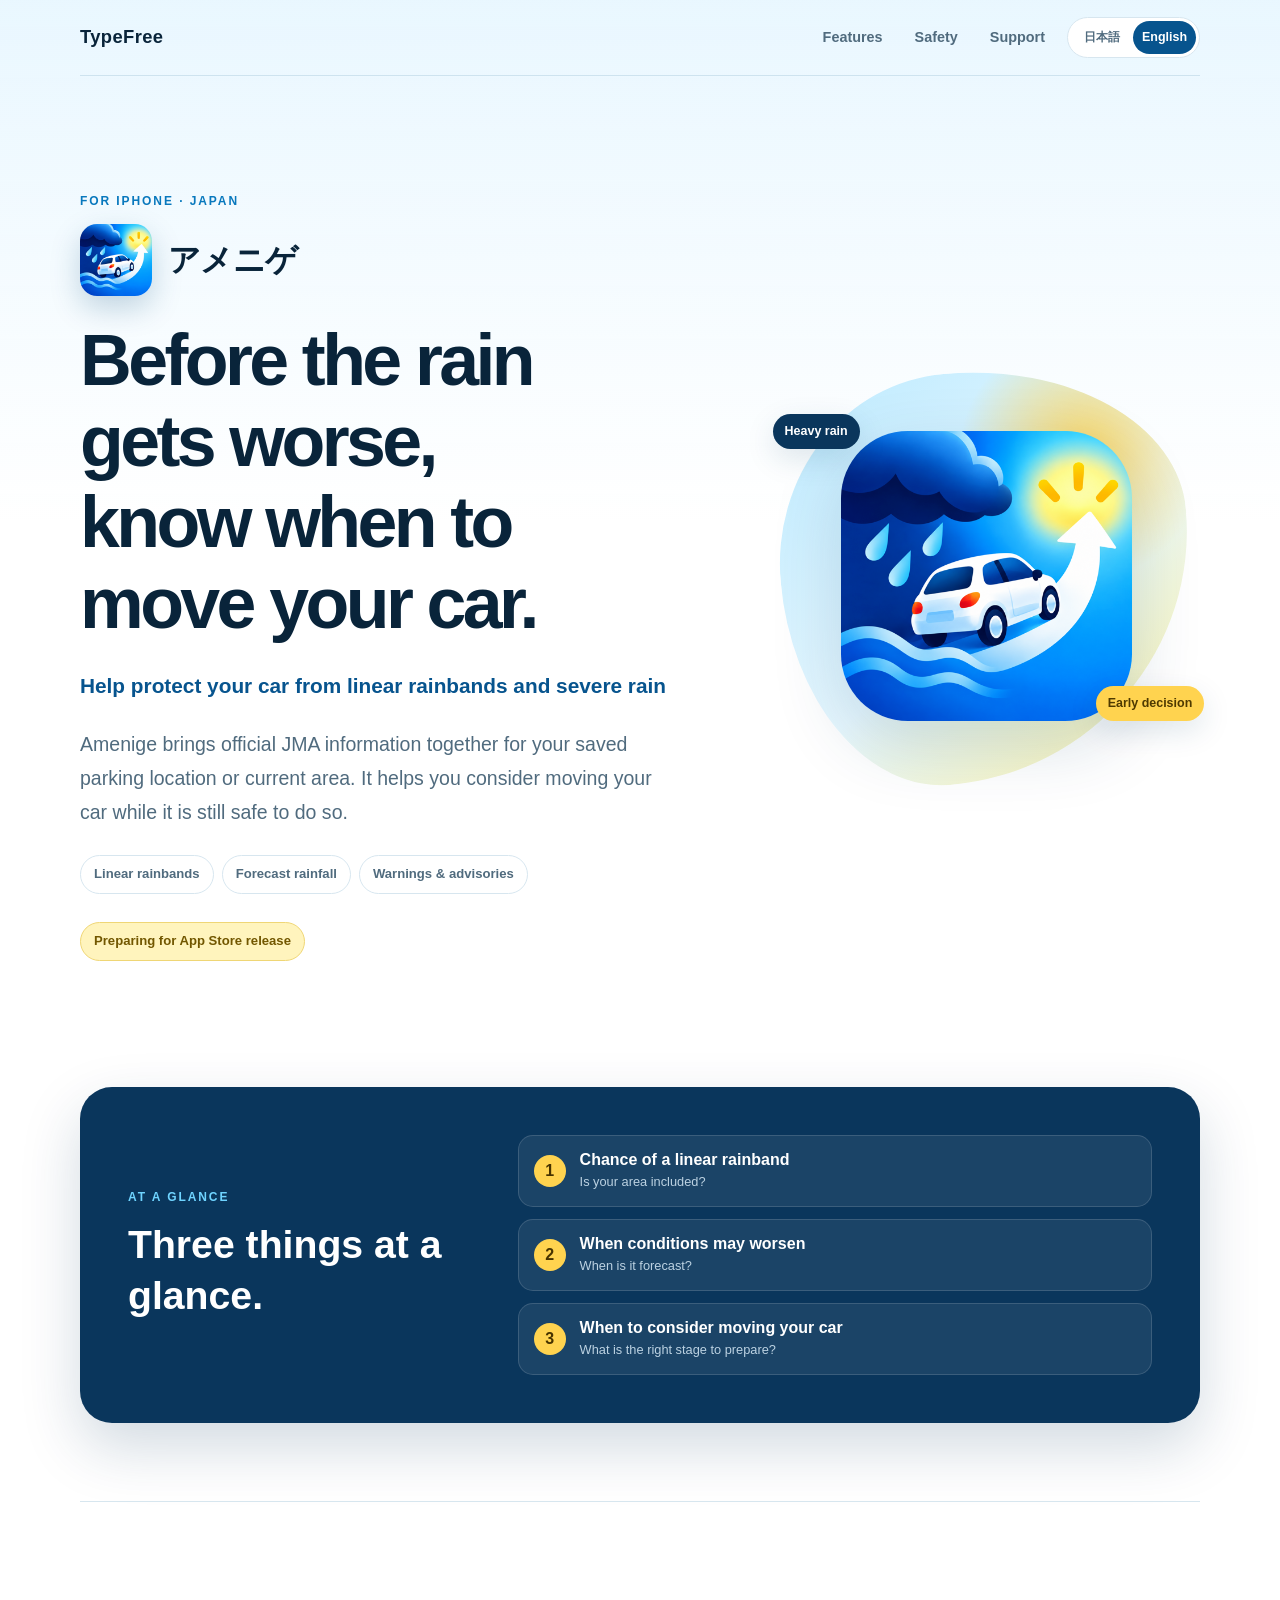
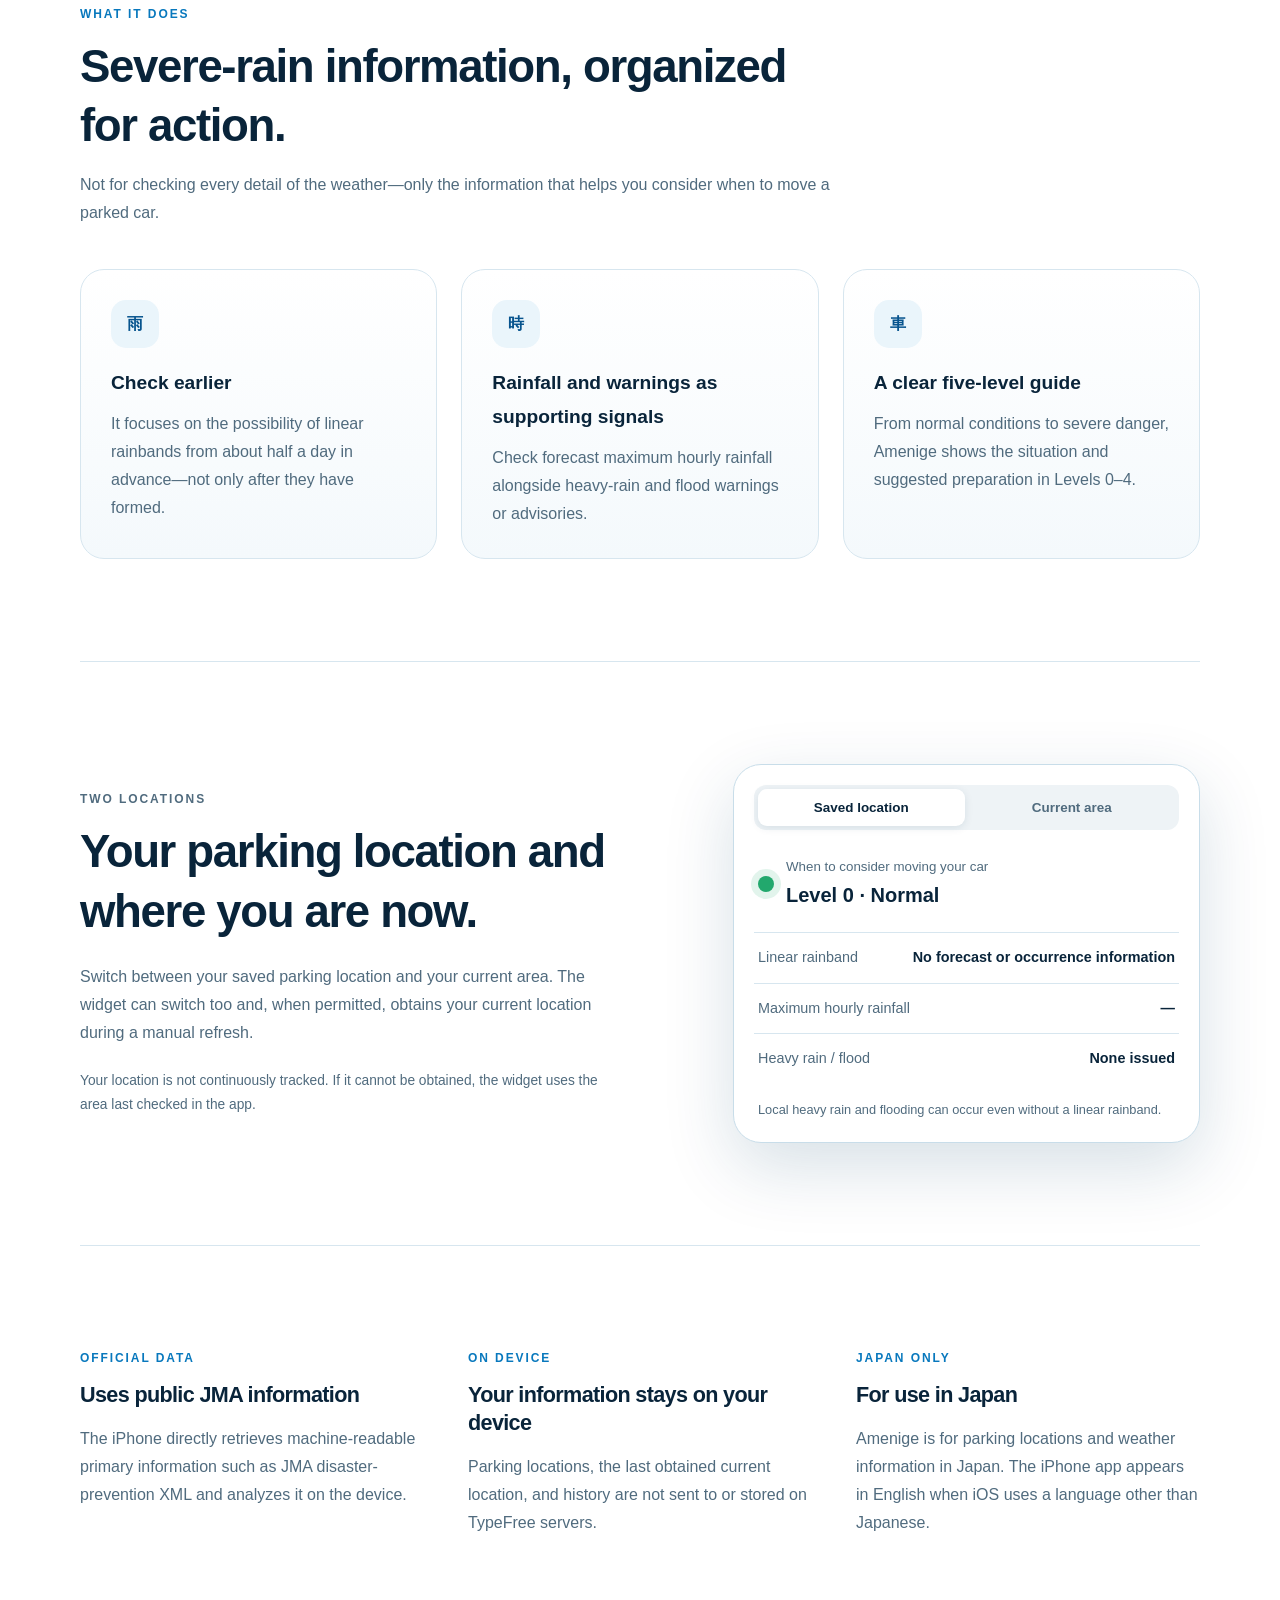
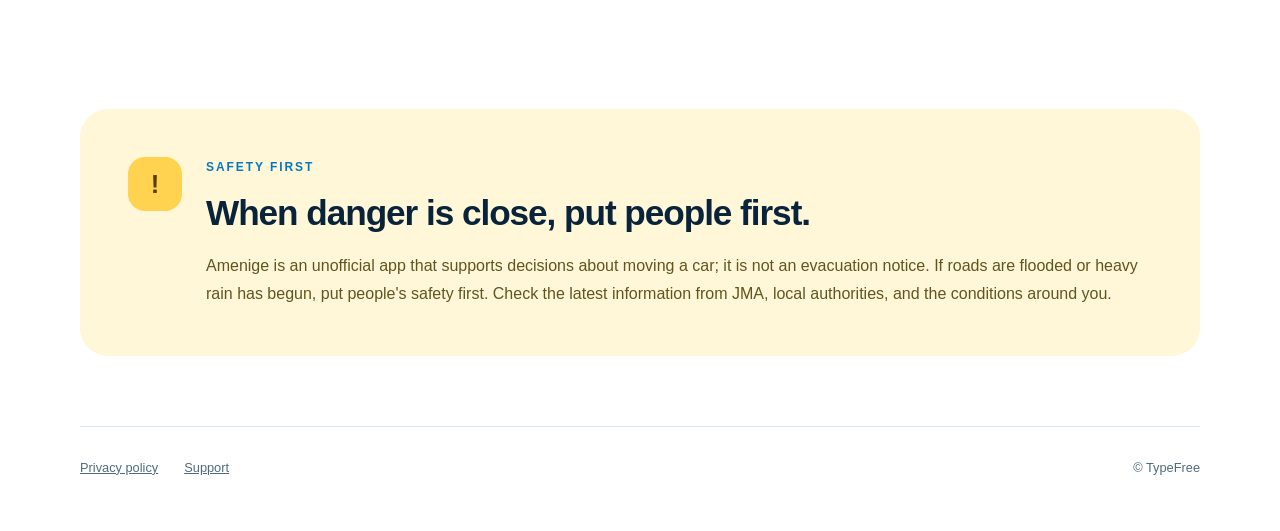
<file: index.html>
<!doctype html>
<html lang="ja">
<head>
  <meta charset="utf-8">
  <meta name="viewport" content="width=device-width, initial-scale=1">
  <meta http-equiv="refresh" content="0; url=/apps/amenige/">
  <meta name="theme-color" content="#075fa8">
  <title>アメニゲ | TypeFree</title>
  <link rel="icon" href="/assets/amenige-icon.png">
  <script>
    (() => {
      const destination = new URL('/apps/amenige/', window.location.origin);
      const current = new URL(window.location.href);
      if (current.searchParams.get('lang') === 'en') destination.searchParams.set('lang', 'en');
      window.location.replace(destination);
    })();
  </script>
</head>
<body>
  <p><a href="/apps/amenige/">アメニゲの紹介ページへ</a></p>
</body>
</html>
</file>
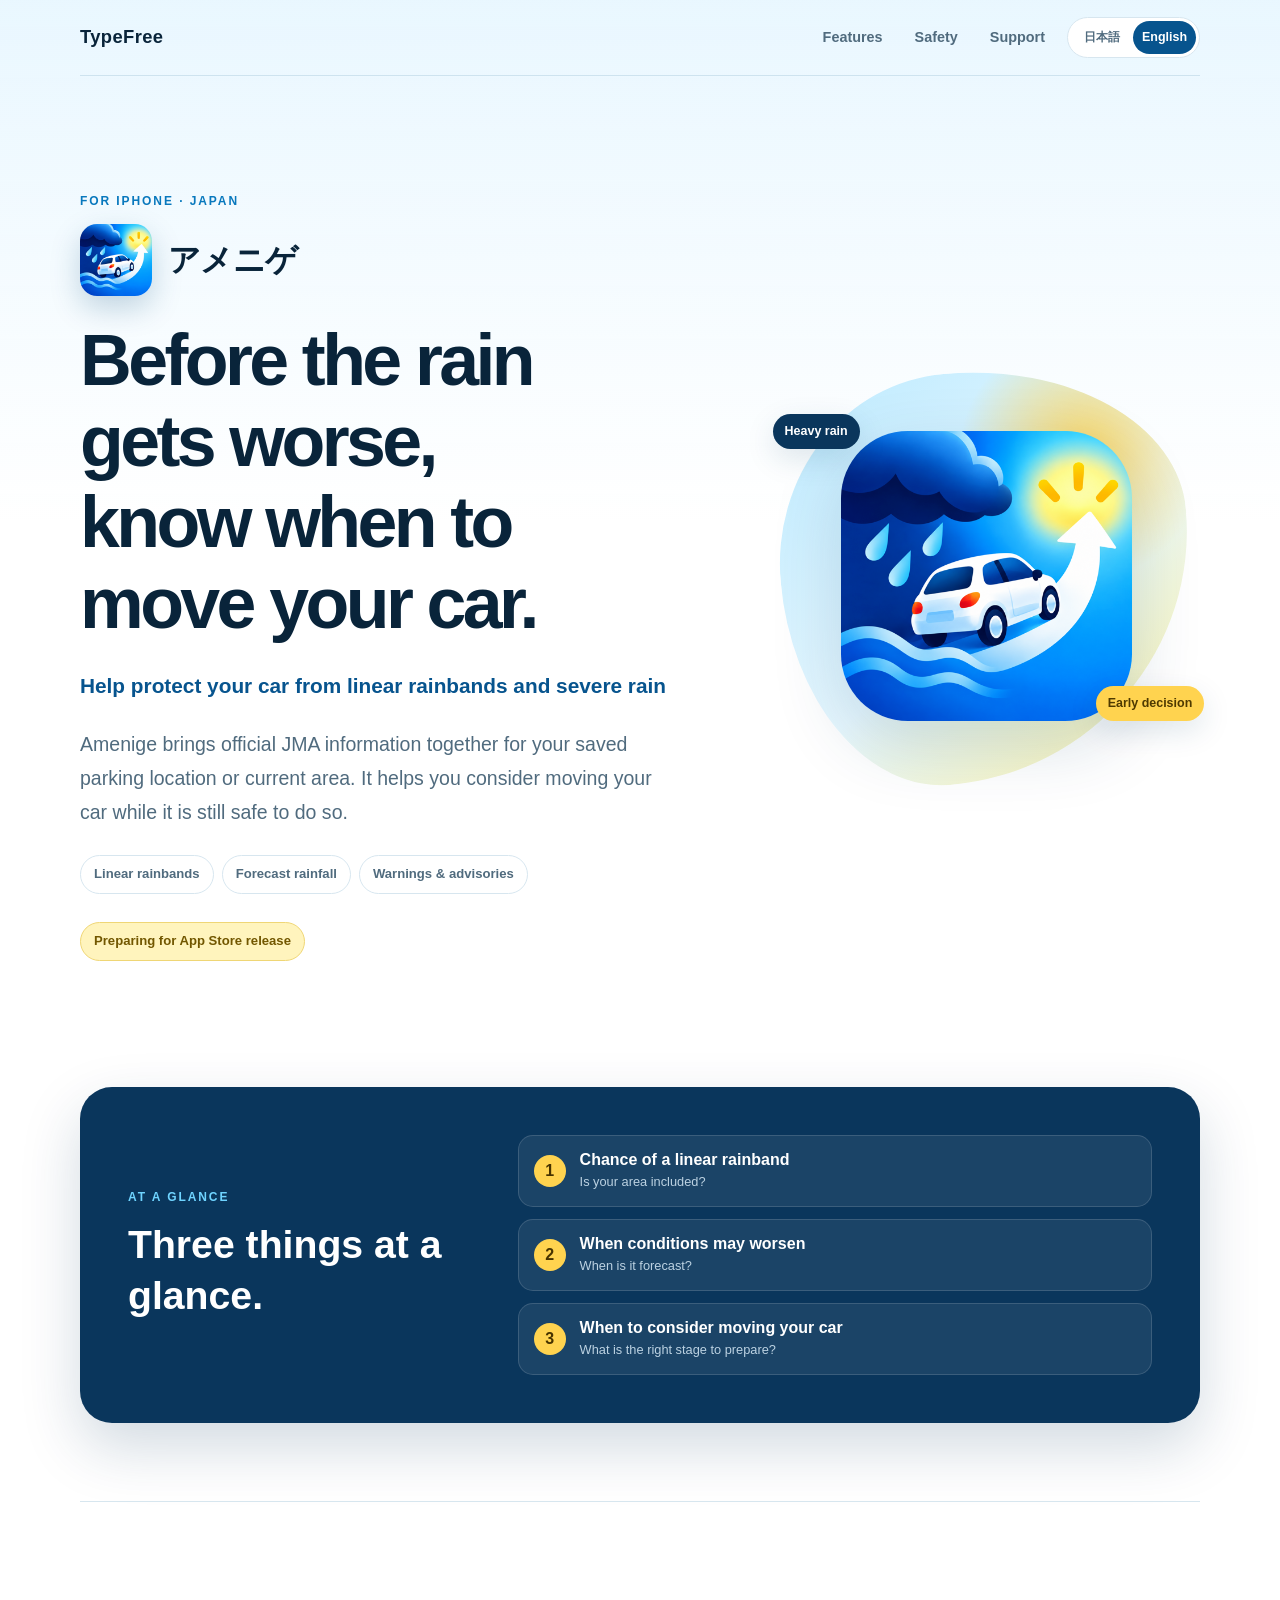
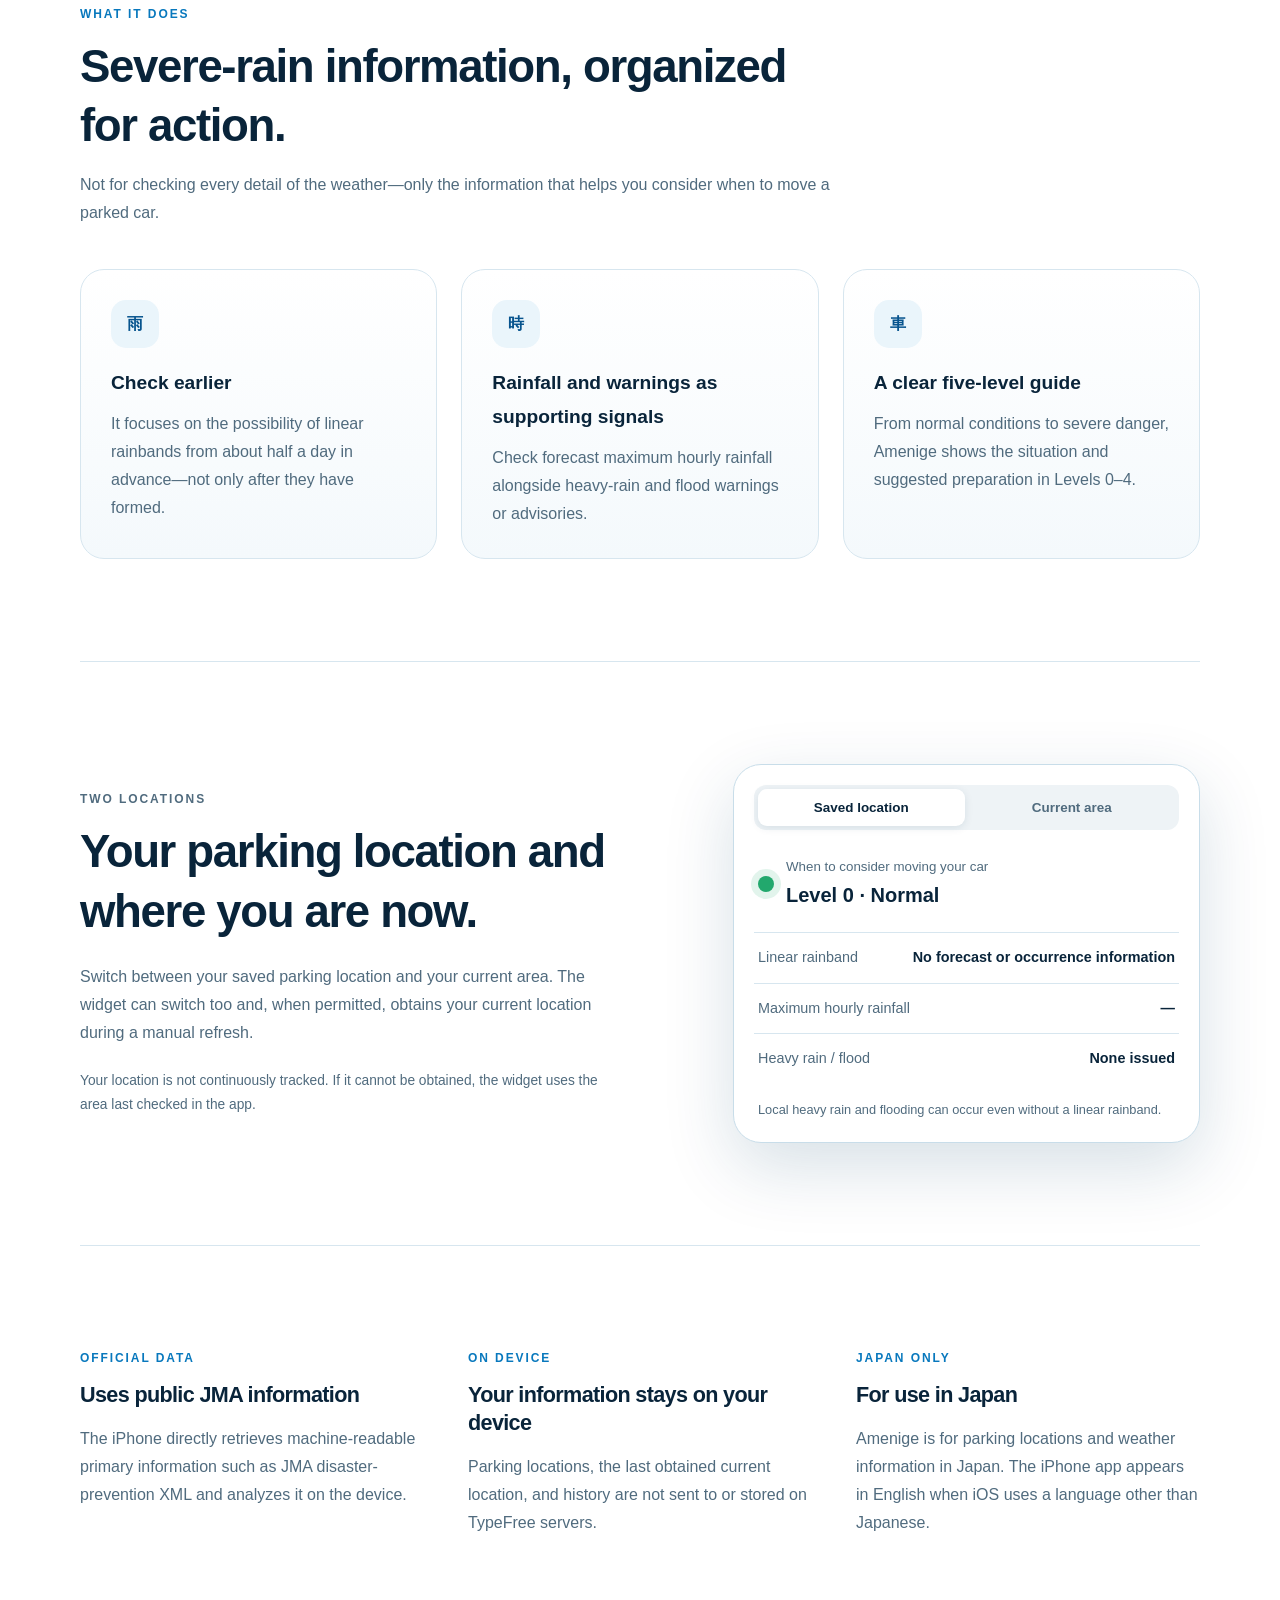
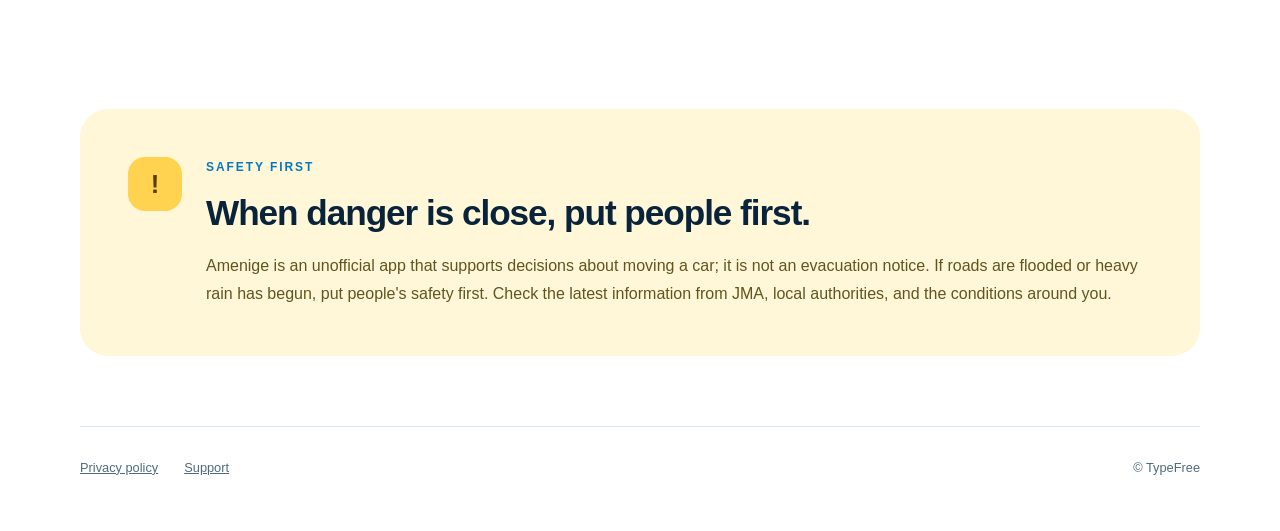
<file: apps/amenige/index.html>
<!doctype html>
<html lang="ja">
<head>
  <meta charset="utf-8">
  <meta name="viewport" content="width=device-width, initial-scale=1">
  <meta name="theme-color" content="#075fa8">
  <meta name="description" content="アメニゲは、線状降水帯や大雨から愛車を守るため、車を動かすタイミングの判断を支援する日本国内向けiPhoneアプリです。">
  <title>アメニゲ | 線状降水帯・大雨から愛車を守る</title>
  <link rel="icon" href="/assets/amenige-icon.png">
  <link rel="apple-touch-icon" href="/assets/amenige-icon.png">
  <link rel="stylesheet" href="/assets/style.css">
  <script src="/assets/language.js?v=2" defer></script>
</head>
<body class="amenige-page" data-title-ja="アメニゲ | 線状降水帯・大雨から愛車を守る" data-title-en="Amenige | Help protect your car from severe rain">
  <header class="site-header">
    <a class="brand" href="/apps/amenige/" data-lang-link>TypeFree</a>
    <div class="header-actions">
      <nav aria-label="アメニゲの情報" data-i18n-aria-label="nav-label">
        <a href="#features" data-i18n="nav-features">できること</a>
        <a href="#safety" data-i18n="nav-safety">安全について</a>
        <a href="/apps/amenige/support/" data-lang-link data-i18n="nav-support">サポート</a>
      </nav>
      <div class="language-switch" role="group" aria-label="表示言語" data-i18n-aria-label="language-label">
        <button type="button" data-language-switch="ja" lang="ja">日本語</button>
        <button type="button" data-language-switch="en" lang="en">English</button>
      </div>
    </div>
  </header>

  <main>
    <section class="amenige-hero">
      <div class="hero-copy">
        <p class="eyebrow">FOR IPHONE · JAPAN</p>
        <div class="app-name-lockup">
          <img src="/assets/amenige-icon.png" alt="" width="72" height="72">
          <span>アメニゲ</span>
        </div>
        <h1 data-i18n-html="hero-title">雨が強くなる前に、<br>愛車を動かす目安を。</h1>
        <p class="hero-subtitle" data-i18n="hero-subtitle">線状降水帯・大雨から愛車を守る</p>
        <p class="lead" data-i18n="hero-lead">登録した駐車場所や現在地周辺について、気象庁の公式情報をひとつに整理。まだ安全に動ける段階で、車を移動するか考えるためのアプリです。</p>
        <div class="hero-badges" aria-label="対応情報" data-i18n-aria-label="hero-badges-label">
          <span data-i18n="badge-rainband">線状降水帯</span>
          <span data-i18n="badge-rainfall">予想雨量</span>
          <span data-i18n="badge-warnings">警報・注意報</span>
        </div>
        <p class="availability availability-strong" data-i18n="availability">App Store公開準備中</p>
      </div>

      <div class="hero-visual" aria-label="アメニゲのアプリアイコン" data-i18n-aria-label="hero-visual-label">
        <div class="weather-orbit weather-orbit-rain" data-i18n="orbit-rain">大雨</div>
        <img class="hero-app-icon" src="/assets/amenige-icon.png" alt="雨と浸水から車が明るい方向へ移動するアメニゲのアイコン" data-i18n-alt="hero-icon-alt" width="512" height="512">
        <div class="weather-orbit weather-orbit-safe" data-i18n="orbit-safe">早めの判断</div>
      </div>
    </section>

    <section class="question-band" aria-labelledby="questions-title">
      <div>
        <p class="eyebrow">AT A GLANCE</p>
        <h2 id="questions-title" data-i18n="questions-title">ひらいたら、3つを確認。</h2>
      </div>
      <ol>
        <li><span>1</span><strong data-i18n="question-1-title">線状降水帯の可能性</strong><small data-i18n="question-1-detail">登録地域が対象か</small></li>
        <li><span>2</span><strong data-i18n="question-2-title">危険になりそうな時間</strong><small data-i18n="question-2-detail">いつ頃の予測か</small></li>
        <li><span>3</span><strong data-i18n="question-3-title">車を動かす目安</strong><small data-i18n="question-3-detail">いま何を考える段階か</small></li>
      </ol>
    </section>

    <section class="section" id="features">
      <div class="section-heading">
        <p class="eyebrow">WHAT IT DOES</p>
        <h2 data-i18n="features-title">大雨の情報を、行動につながる形に。</h2>
        <p data-i18n="features-lead">天気を詳しく見るためではなく、駐車中の車をいつ動かすか考えるために必要な情報へ絞っています。</p>
      </div>
      <div class="feature-grid feature-grid-cards">
        <article>
          <span class="feature-icon" aria-hidden="true">雨</span>
          <h3 data-i18n="feature-1-title">早い段階から確認</h3>
          <p data-i18n="feature-1-copy">線状降水帯が発生してからではなく、半日程度前からの発生可能性情報を重視します。</p>
        </article>
        <article>
          <span class="feature-icon" aria-hidden="true">時</span>
          <h3 data-i18n="feature-2-title">雨量と警報を補助に</h3>
          <p data-i18n="feature-2-copy">予想最大1時間雨量と、大雨・洪水の警報や注意報を合わせて確認できます。</p>
        </article>
        <article>
          <span class="feature-icon" aria-hidden="true">車</span>
          <h3 data-i18n="feature-3-title">5段階のわかりやすい目安</h3>
          <p data-i18n="feature-3-copy">通常から重大な危険まで、状況と推奨する備えをLevel 0〜4で表示します。</p>
        </article>
      </div>
    </section>

    <section class="section location-section">
      <div class="location-copy">
        <p class="eyebrow">TWO LOCATIONS</p>
        <h2 data-i18n="locations-title">駐車場所も、いまいる場所も。</h2>
        <p data-i18n="locations-lead">登録した駐車場所と現在地周辺を切り替えて確認できます。ウィジェットでも対象を切り替えられ、許可されている場合は手動更新時に現在地を取得します。</p>
        <p class="small" data-i18n="locations-note">現在地は継続的に追跡しません。位置を取得できない場合、ウィジェットはアプリで最後に確認した地域を使用します。</p>
      </div>
      <div class="location-card" aria-label="登録地点と現在地の表示例" data-i18n-aria-label="location-card-label">
        <div class="location-tabs"><span class="active" data-i18n="saved-location">登録地点</span><span data-i18n="current-area">現在地周辺</span></div>
        <div class="location-status">
          <span class="status-dot"></span>
          <div><small data-i18n="move-guidance">車を動かす目安</small><strong data-i18n="normal-level">Level 0 · 通常</strong></div>
        </div>
        <div class="location-row"><span data-i18n="rainband-label">線状降水帯</span><strong data-i18n="rainband-none">予測・発生情報なし</strong></div>
        <div class="location-row"><span data-i18n="rainfall-label">最大1時間雨量</span><strong>—</strong></div>
        <div class="location-row"><span data-i18n="warning-label">大雨・洪水情報</span><strong data-i18n="warning-none">発表なし</strong></div>
        <p data-i18n="location-card-note">線状降水帯がなくても、局地的な大雨や浸水は起こり得ます。</p>
      </div>
    </section>

    <section class="section trust-grid">
      <article>
        <p class="eyebrow">OFFICIAL DATA</p>
        <h2 data-i18n="official-title">気象庁の公開情報を使用</h2>
        <p data-i18n="official-copy">防災情報XMLなどの機械可読な一次情報をiPhoneから直接取得し、端末内で解析します。</p>
      </article>
      <article>
        <p class="eyebrow">ON DEVICE</p>
        <h2 data-i18n="device-title">登録情報は端末内に</h2>
        <p data-i18n="device-copy">駐車場所、最後に取得した現在地、履歴などをTypeFreeのサーバーへ送信・保管しません。</p>
      </article>
      <article>
        <p class="eyebrow">JAPAN ONLY</p>
        <h2 data-i18n="japan-title">日本国内向け</h2>
        <p data-i18n="japan-copy">日本の駐車場所と気象情報を対象とし、日本語以外のiOSでは英語で表示します。</p>
      </article>
    </section>

    <section class="section safety-panel" id="safety">
      <div class="safety-mark" aria-hidden="true">!</div>
      <div>
        <p class="eyebrow">SAFETY FIRST</p>
        <h2 data-i18n="safety-title">危険が迫っているときは、人の安全を最優先に。</h2>
        <p data-i18n="safety-copy">アメニゲは公的機関による避難情報ではなく、車を動かす判断を支援する非公式アプリです。道路冠水や強い雨が始まっている場合は、人の安全を最優先に行動してください。気象庁・自治体の最新情報と現地の状況を確認してください。</p>
      </div>
    </section>
  </main>

  <footer>
    <a href="/apps/amenige/privacy/" data-lang-link data-i18n="footer-privacy">プライバシーポリシー</a>
    <a href="/apps/amenige/support/" data-lang-link data-i18n="footer-support">サポート</a>
    <span>© TypeFree</span>
  </footer>
</body>
</html>
</file>
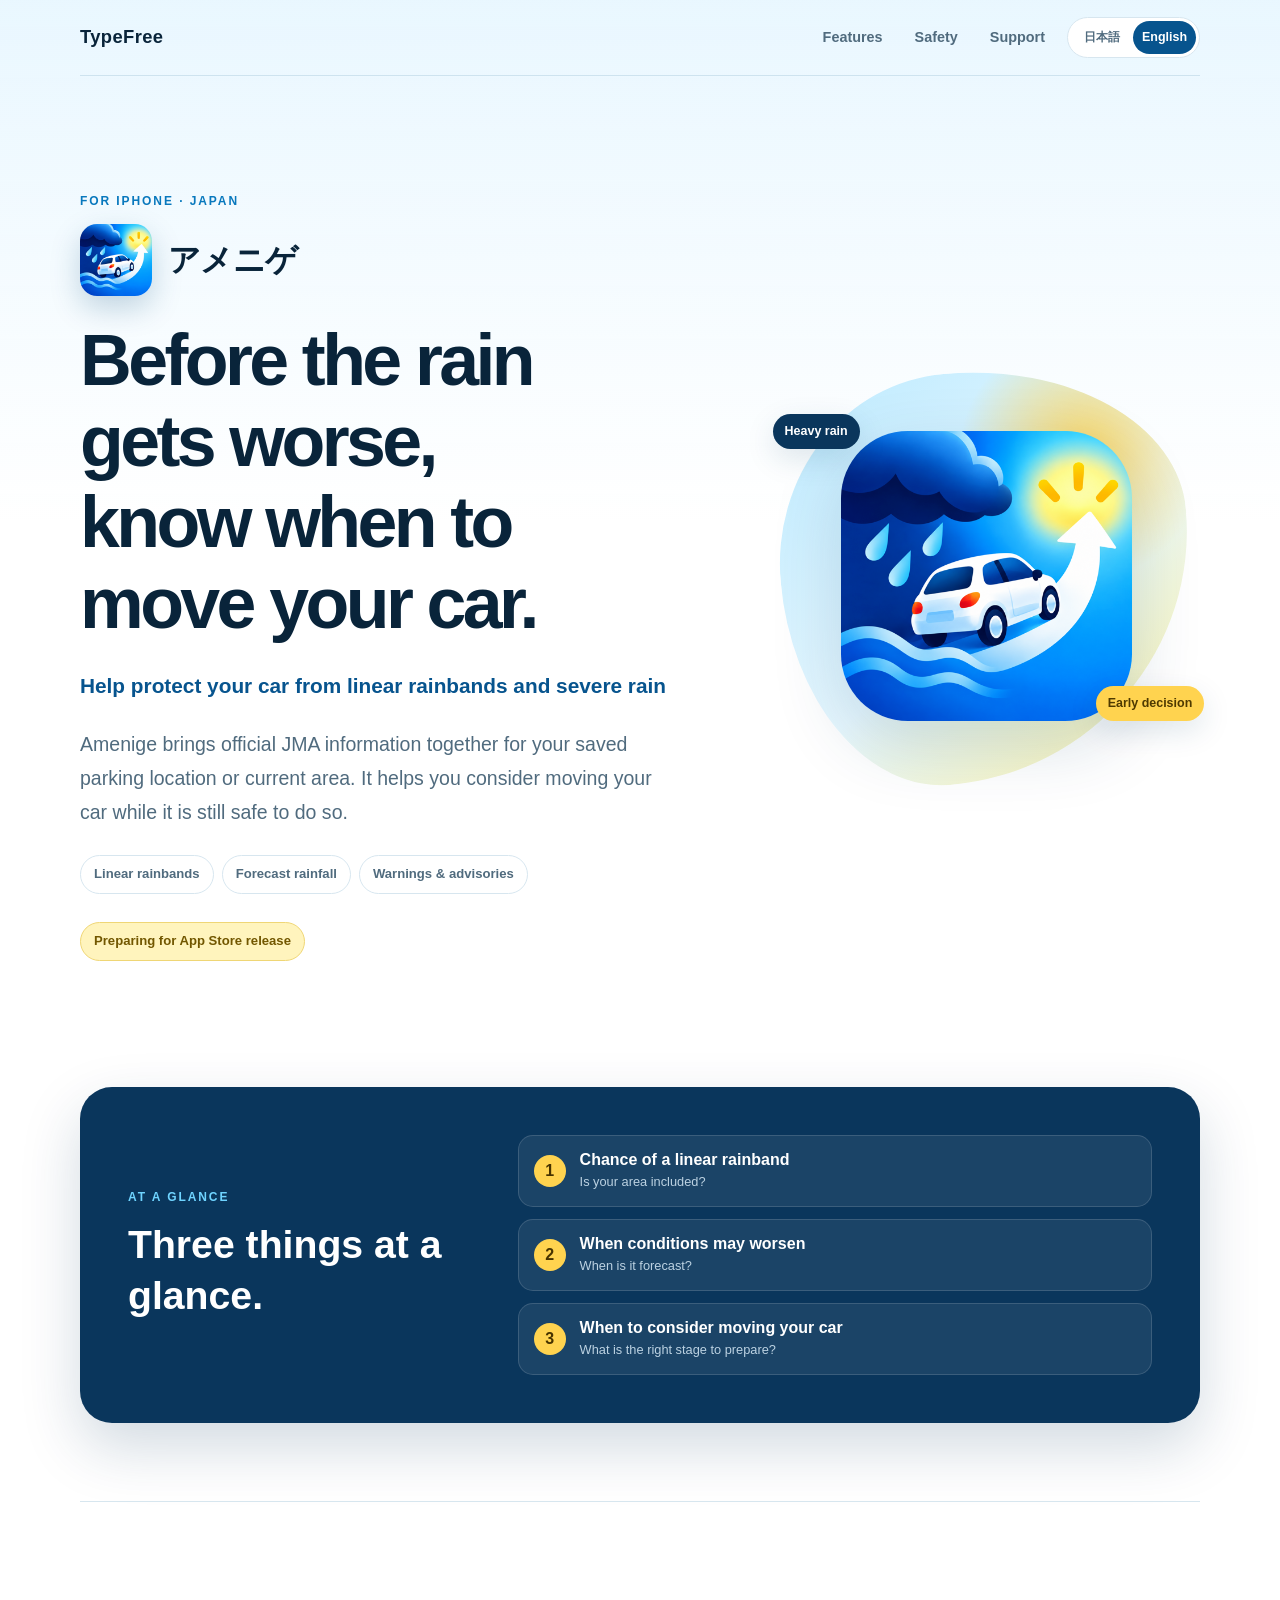
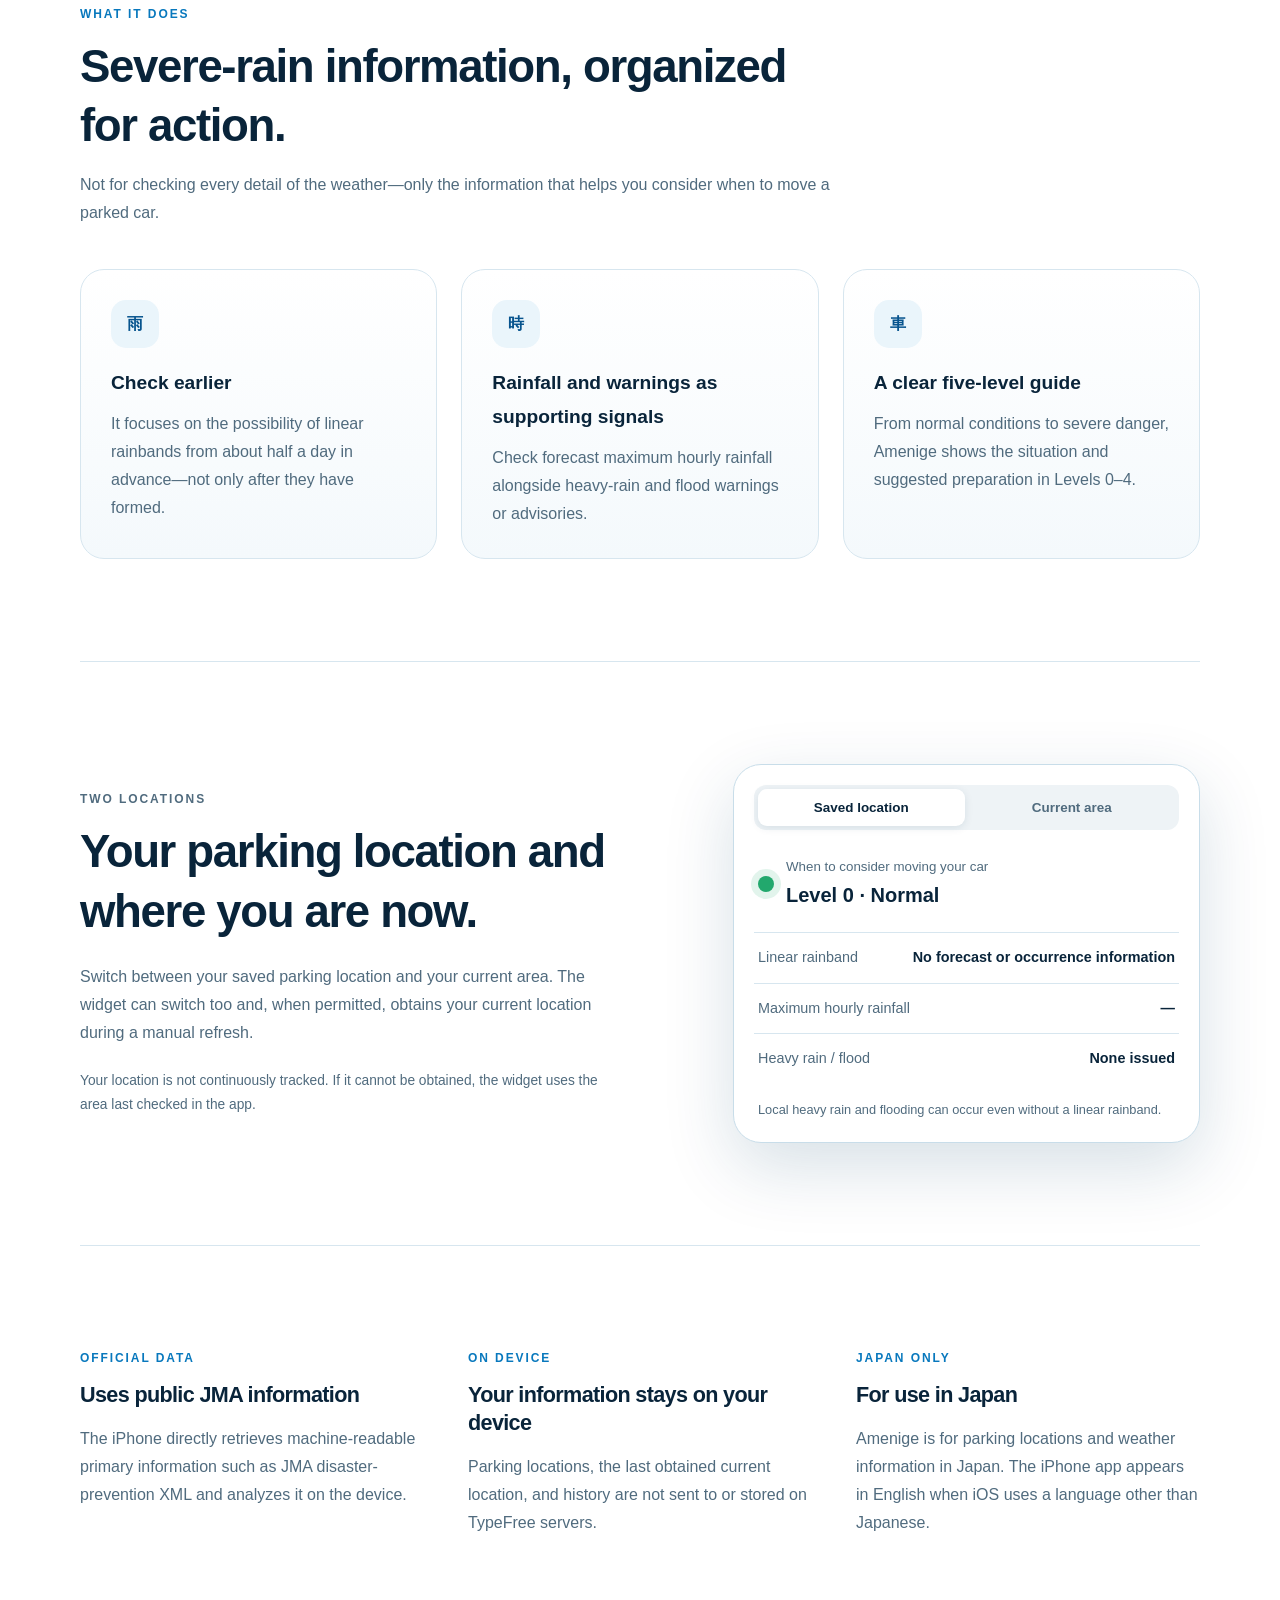
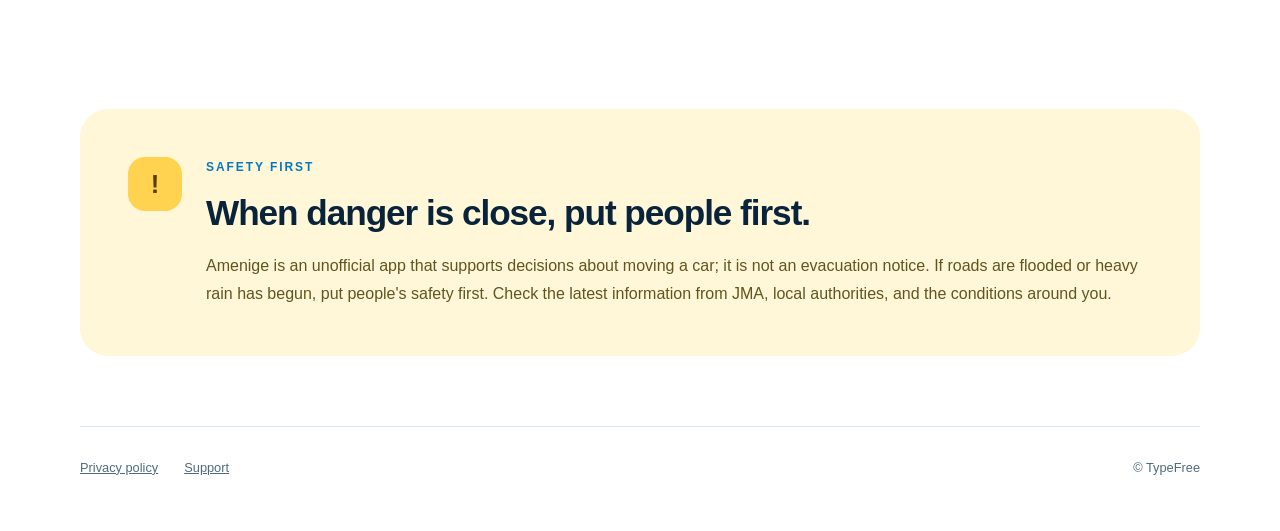
<file: apps/vehicle-flood/index.html>
<!doctype html>
<html lang="ja">
<head>
  <meta charset="utf-8">
  <meta name="viewport" content="width=device-width, initial-scale=1">
  <meta http-equiv="refresh" content="0; url=/apps/amenige/">
  <title>アメニゲ</title>
  <script>window.location.replace('/apps/amenige/' + window.location.search + window.location.hash);</script>
</head>
<body><p><a href="/apps/amenige/">アメニゲの紹介ページへ</a></p></body>
</html>
</file>
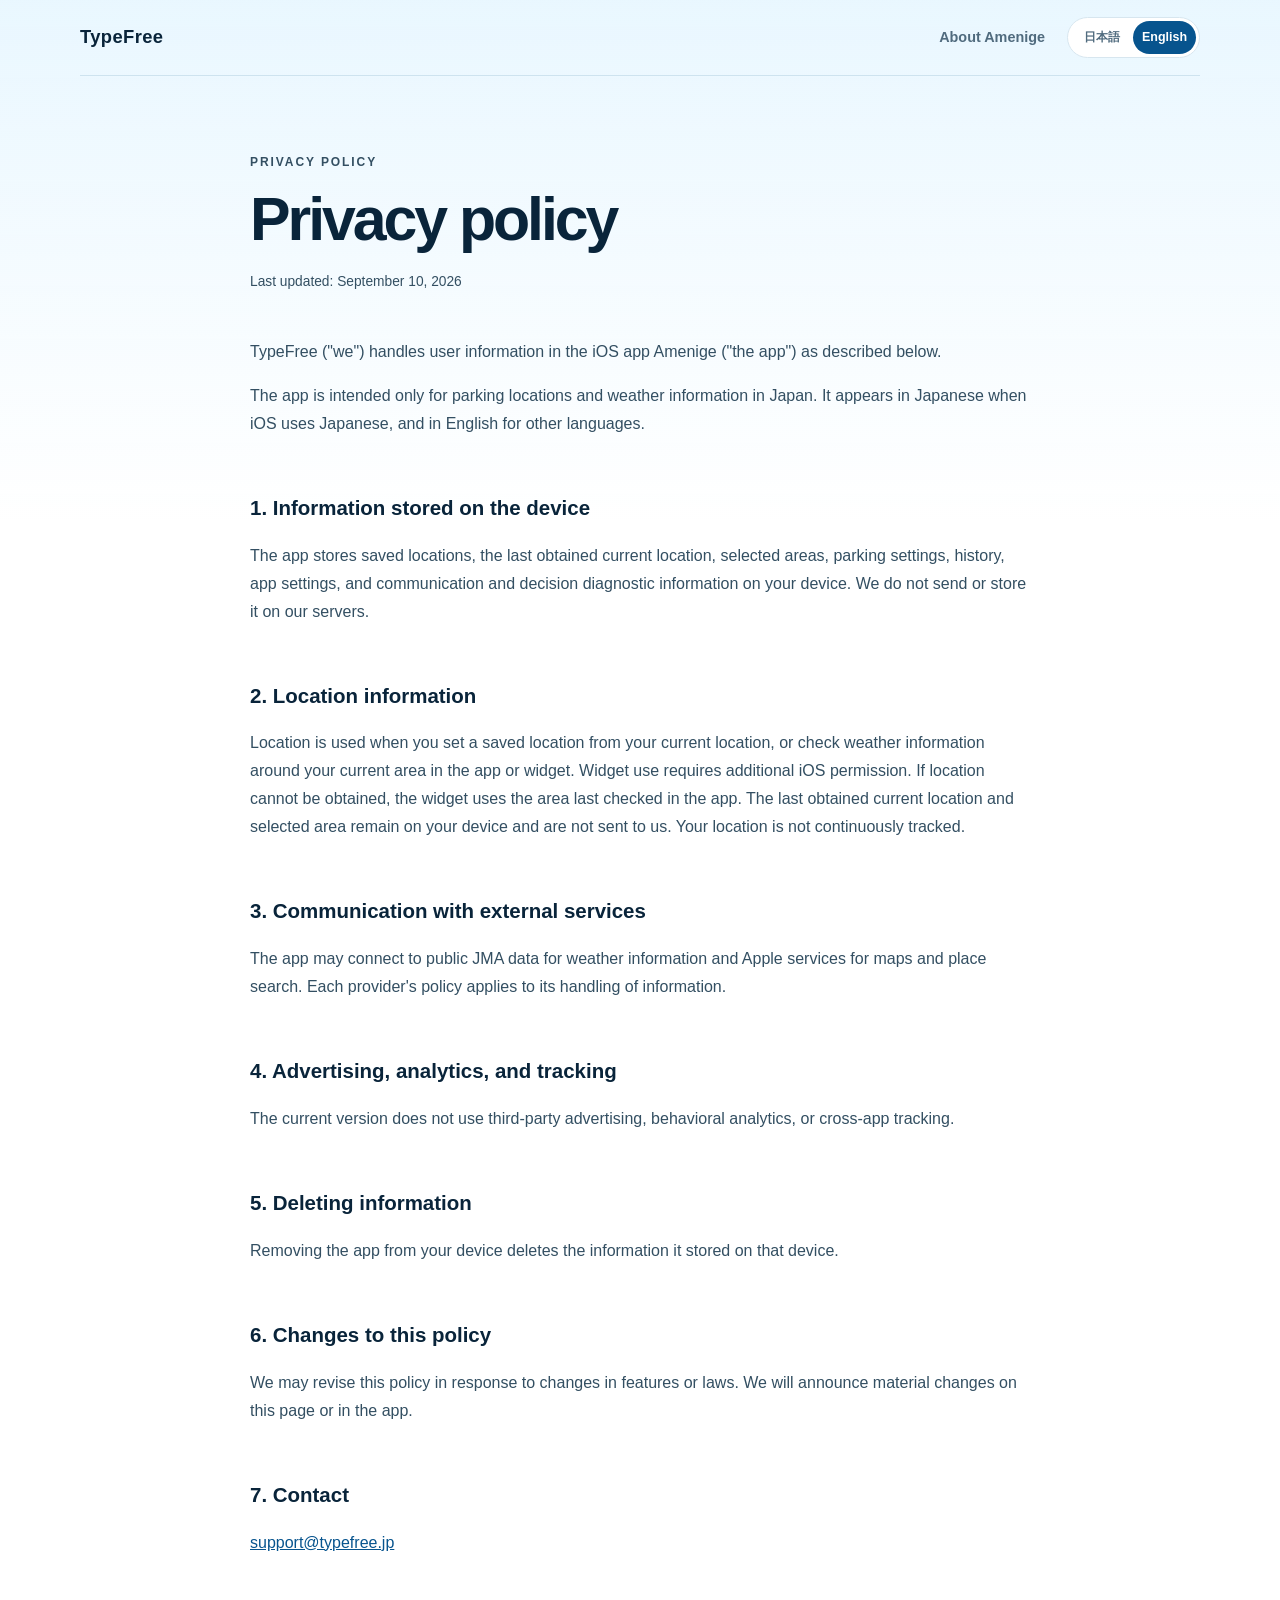
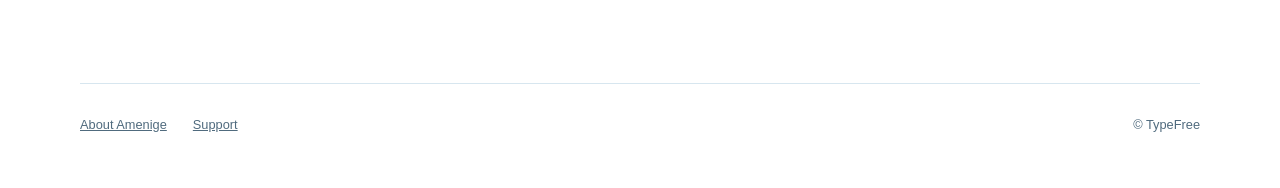
<file: apps/amenige/privacy/index.html>
<!doctype html>
<html lang="ja">
<head>
  <meta charset="utf-8">
  <meta name="viewport" content="width=device-width, initial-scale=1">
  <meta name="description" content="アメニゲのプライバシーポリシー。">
  <meta name="theme-color" content="#075fa8">
  <title>プライバシーポリシー | アメニゲ</title>
  <link rel="icon" href="/assets/amenige-icon.png">
  <link rel="apple-touch-icon" href="/assets/amenige-icon.png">
  <link rel="stylesheet" href="/assets/style.css">
  <script src="/assets/language.js?v=2" defer></script>
</head>
<body data-title-ja="プライバシーポリシー | アメニゲ" data-title-en="Privacy policy | Amenige">
  <header class="site-header">
    <a class="brand" href="/apps/amenige/" data-lang-link>TypeFree</a>
    <div class="header-actions">
      <nav><a href="/apps/amenige/" data-lang-link data-i18n="footer-app">アプリ紹介</a></nav>
      <div class="language-switch" role="group" aria-label="表示言語" data-i18n-aria-label="language-label">
        <button type="button" data-language-switch="ja" lang="ja">日本語</button>
        <button type="button" data-language-switch="en" lang="en">English</button>
      </div>
    </div>
  </header>
  <main class="document">
    <p class="eyebrow">PRIVACY POLICY</p>
    <h1 data-i18n="privacy-title">プライバシーポリシー</h1>
    <p class="updated" data-i18n="privacy-updated">最終更新日：2026年9月10日</p>

    <p data-i18n="privacy-intro-1">TypeFree（以下「当方」）は、iOSアプリ「アメニゲ」（以下「本アプリ」）における利用者情報を、以下の方針に基づいて取り扱います。</p>
    <p data-i18n="privacy-intro-2">本アプリは日本国内の駐車場所と気象情報のみを対象とします。iOSで日本語が選択されている場合は日本語、それ以外では英語で表示します。</p>

    <h2 data-i18n="privacy-1-title">1. 端末内に保存する情報</h2>
    <p data-i18n="privacy-1-copy">本アプリは、登録地点・最後に取得した現在地・対象地域、駐車環境の設定、確認履歴、アプリ設定、通信・判定の診断情報を利用者の端末内に保存します。当方のサーバーへの送信・保管は行いません。</p>

    <h2 data-i18n="privacy-2-title">2. 位置情報</h2>
    <p data-i18n="privacy-2-copy">利用者が現在地から登録地点を設定する場合、またはアプリ・ウィジェットで現在地周辺の気象情報を確認する場合に、端末の位置情報を使用します。ウィジェットでの利用にはiOSによる追加の許可が必要です。取得できない場合、ウィジェットはアプリで最後に確認した地域を使用します。最後に取得した現在地と対象地域は端末内に保存され、当方へ送信されません。現在地を継続的に追跡することはありません。</p>

    <h2 data-i18n="privacy-3-title">3. 外部サービスとの通信</h2>
    <p data-i18n="privacy-3-copy">本アプリは、気象情報の取得のために気象庁の公開データへ、地図・地点検索等の提供のためにAppleのサービスへ通信する場合があります。各サービスでの情報の取り扱いは、それぞれの提供者の方針が適用されます。</p>

    <h2 data-i18n="privacy-4-title">4. 解析・広告・追跡</h2>
    <p data-i18n="privacy-4-copy">現行版では、第三者の広告配信、行動解析、利用者を横断的に追跡する仕組みを使用しません。</p>

    <h2 data-i18n="privacy-5-title">5. 情報の削除</h2>
    <p data-i18n="privacy-5-copy">本アプリを端末から削除すると、本アプリが端末内に保存した情報は削除されます。</p>

    <h2 data-i18n="privacy-6-title">6. 改定</h2>
    <p data-i18n="privacy-6-copy">機能や法令等の変更に応じて本方針を改定する場合があります。重要な変更がある場合は、本ページまたは本アプリ内でお知らせします。</p>

    <h2 data-i18n="privacy-7-title">7. お問い合わせ</h2>
    <p><a href="mailto:support@typefree.jp">support@typefree.jp</a></p>
  </main>
  <footer>
    <a href="/apps/amenige/" data-lang-link data-i18n="footer-app">アプリ紹介</a>
    <a href="/apps/amenige/support/" data-lang-link data-i18n="footer-support">サポート</a>
    <span>© TypeFree</span>
  </footer>
</body>
</html>
</file>
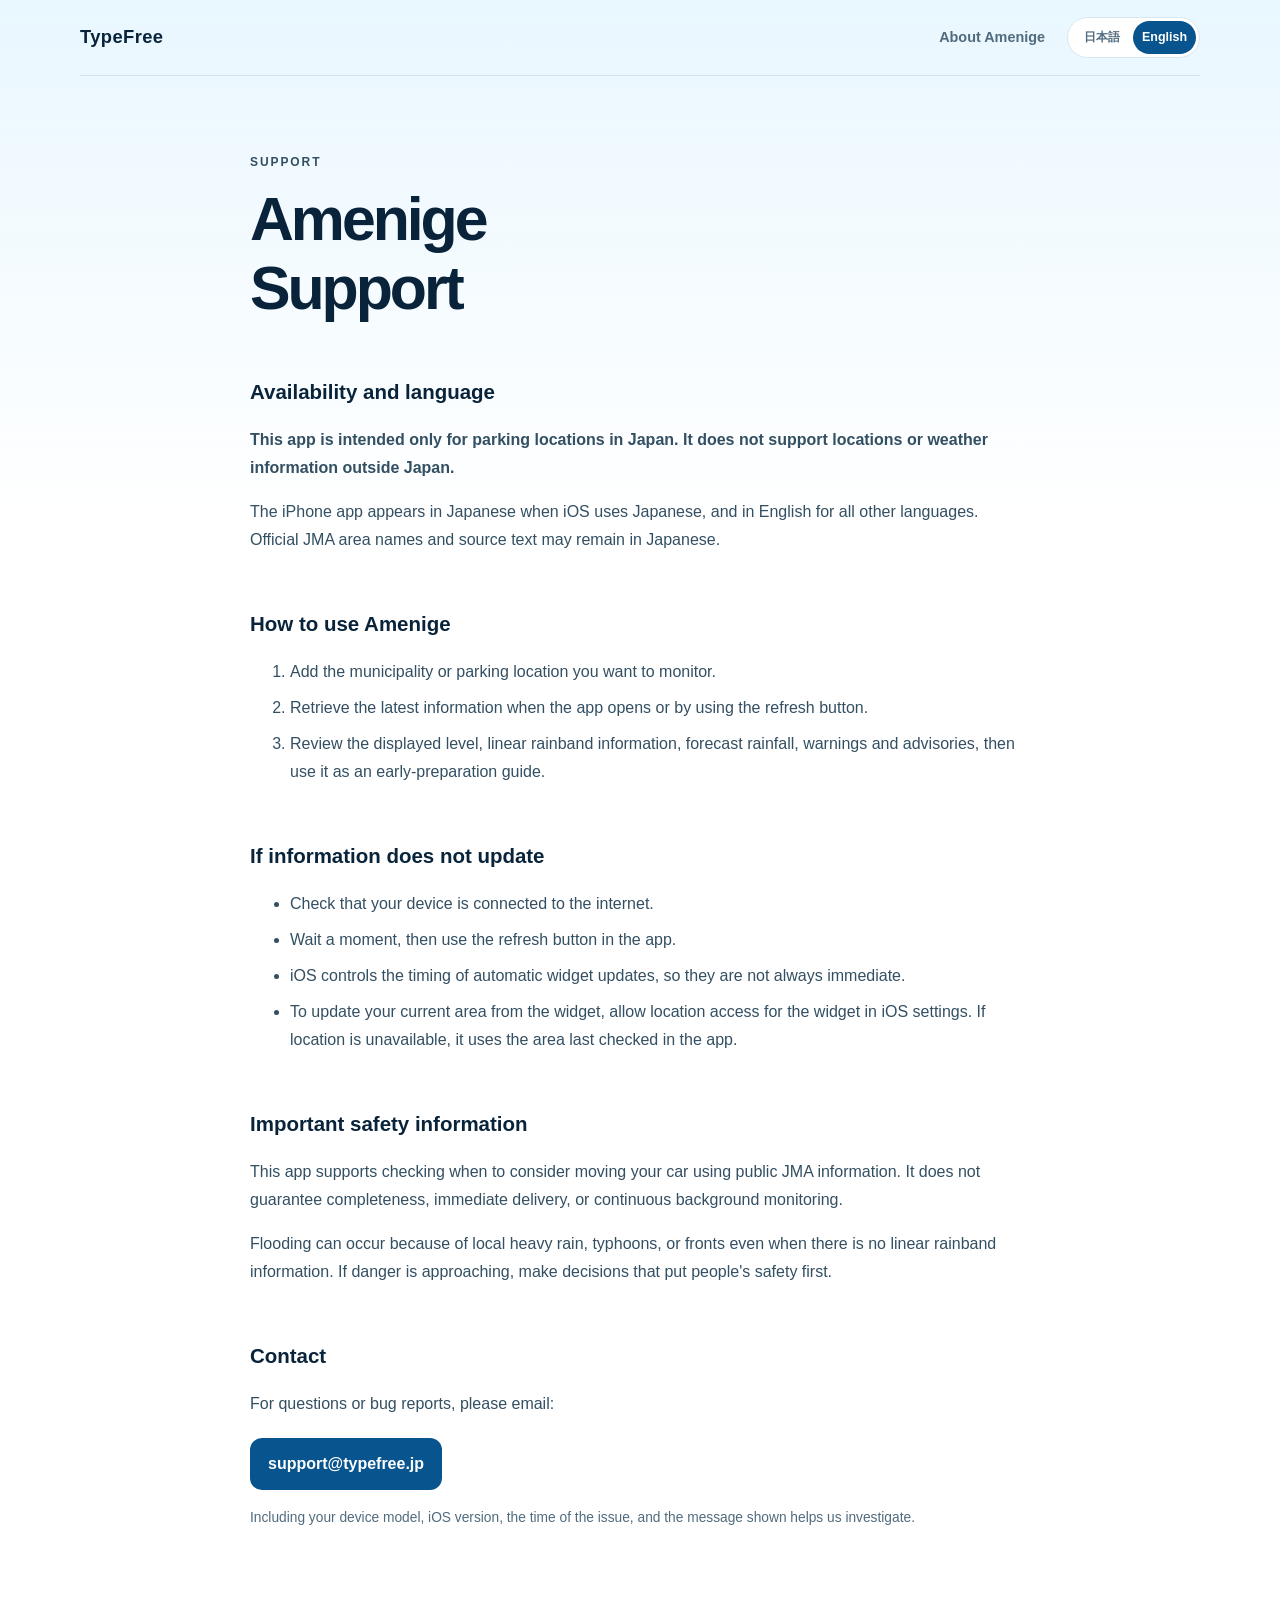
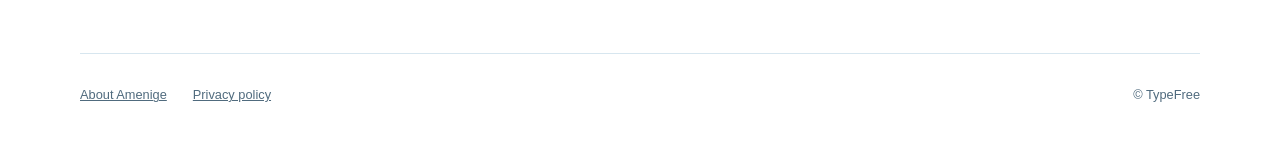
<file: apps/amenige/support/index.html>
<!doctype html>
<html lang="ja">
<head>
  <meta charset="utf-8">
  <meta name="viewport" content="width=device-width, initial-scale=1">
  <meta name="description" content="アメニゲの使い方、お問い合わせ、注意事項。">
  <meta name="theme-color" content="#075fa8">
  <title>サポート | アメニゲ</title>
  <link rel="icon" href="/assets/amenige-icon.png">
  <link rel="apple-touch-icon" href="/assets/amenige-icon.png">
  <link rel="stylesheet" href="/assets/style.css">
  <script src="/assets/language.js?v=2" defer></script>
</head>
<body data-title-ja="サポート | アメニゲ" data-title-en="Support | Amenige">
  <header class="site-header">
    <a class="brand" href="/apps/amenige/" data-lang-link>TypeFree</a>
    <div class="header-actions">
      <nav><a href="/apps/amenige/" data-lang-link data-i18n="footer-app">アプリ紹介</a></nav>
      <div class="language-switch" role="group" aria-label="表示言語" data-i18n-aria-label="language-label">
        <button type="button" data-language-switch="ja" lang="ja">日本語</button>
        <button type="button" data-language-switch="en" lang="en">English</button>
      </div>
    </div>
  </header>
  <main class="document">
    <p class="eyebrow">SUPPORT</p>
    <h1 data-i18n-html="support-title">アメニゲ<br>サポート</h1>

    <h2 data-i18n="support-region-title">対象地域と言語</h2>
    <p><strong data-i18n="support-region-1">本アプリは日本国内の駐車場所のみを対象としています。海外の地点や、日本国外の気象情報には対応していません。</strong></p>
    <p data-i18n="support-region-2">iOSで日本語が選択されている場合は日本語、それ以外の言語では英語で表示します。正確な対象地域の確認と一次情報の保持のため、気象庁の公式地域名や原文は日本語で表示される場合があります。</p>

    <h2 data-i18n="support-how-title">基本的な使い方</h2>
    <ol>
      <li data-i18n="support-how-1">監視したい市区町村または駐車地点を登録します。</li>
      <li data-i18n="support-how-2">起動時や更新ボタンから最新情報を取得します。</li>
      <li data-i18n="support-how-3">表示されるレベル、線状降水帯情報、予想雨量、警報・注意報を確認し、早めの備えにお役立てください。</li>
    </ol>

    <h2 data-i18n="support-update-title">情報が更新されない場合</h2>
    <ul>
      <li data-i18n="support-update-1">端末がインターネットに接続されているか確認してください。</li>
      <li data-i18n="support-update-2">少し時間をおいて、アプリの更新ボタンを押してください。</li>
      <li data-i18n="support-update-3">ウィジェットの自動更新時刻はiOSが決定するため、常に即時更新されるものではありません。</li>
      <li data-i18n="support-update-4">ウィジェットで現在地を更新する場合は、iOSの位置情報設定でウィジェットにも利用を許可してください。取得できないときは、アプリで最後に確認した地域を使います。</li>
    </ul>

    <h2 data-i18n="support-safety-title">重要な注意事項</h2>
    <p data-i18n="support-safety-1">本アプリは気象庁の公開情報等をもとに、車を動かす目安の確認を支援します。情報の完全性・即時性やバックグラウンドでの常時監視を保証するものではありません。</p>
    <p data-i18n="support-safety-2">線状降水帯の情報がない場合でも、局地的大雨、台風、前線などによる浸水が発生することがあります。危険が迫っている場合は、人の安全を最優先に行動してください。</p>

    <h2 data-i18n="contact-title">お問い合わせ</h2>
    <p data-i18n="contact-copy">不具合のご報告やご質問は、以下のメールアドレスへお送りください。</p>
    <p><a class="button" href="mailto:support@typefree.jp?subject=アメニゲについて">support@typefree.jp</a></p>
    <p class="small" data-i18n="contact-note">端末の機種、iOSのバージョン、発生した日時、画面に表示された文言を添えていただくと確認がスムーズです。</p>
  </main>
  <footer>
    <a href="/apps/amenige/" data-lang-link data-i18n="footer-app">アプリ紹介</a>
    <a href="/apps/amenige/privacy/" data-lang-link data-i18n="footer-privacy">プライバシーポリシー</a>
    <span>© TypeFree</span>
  </footer>
</body>
</html>
</file>
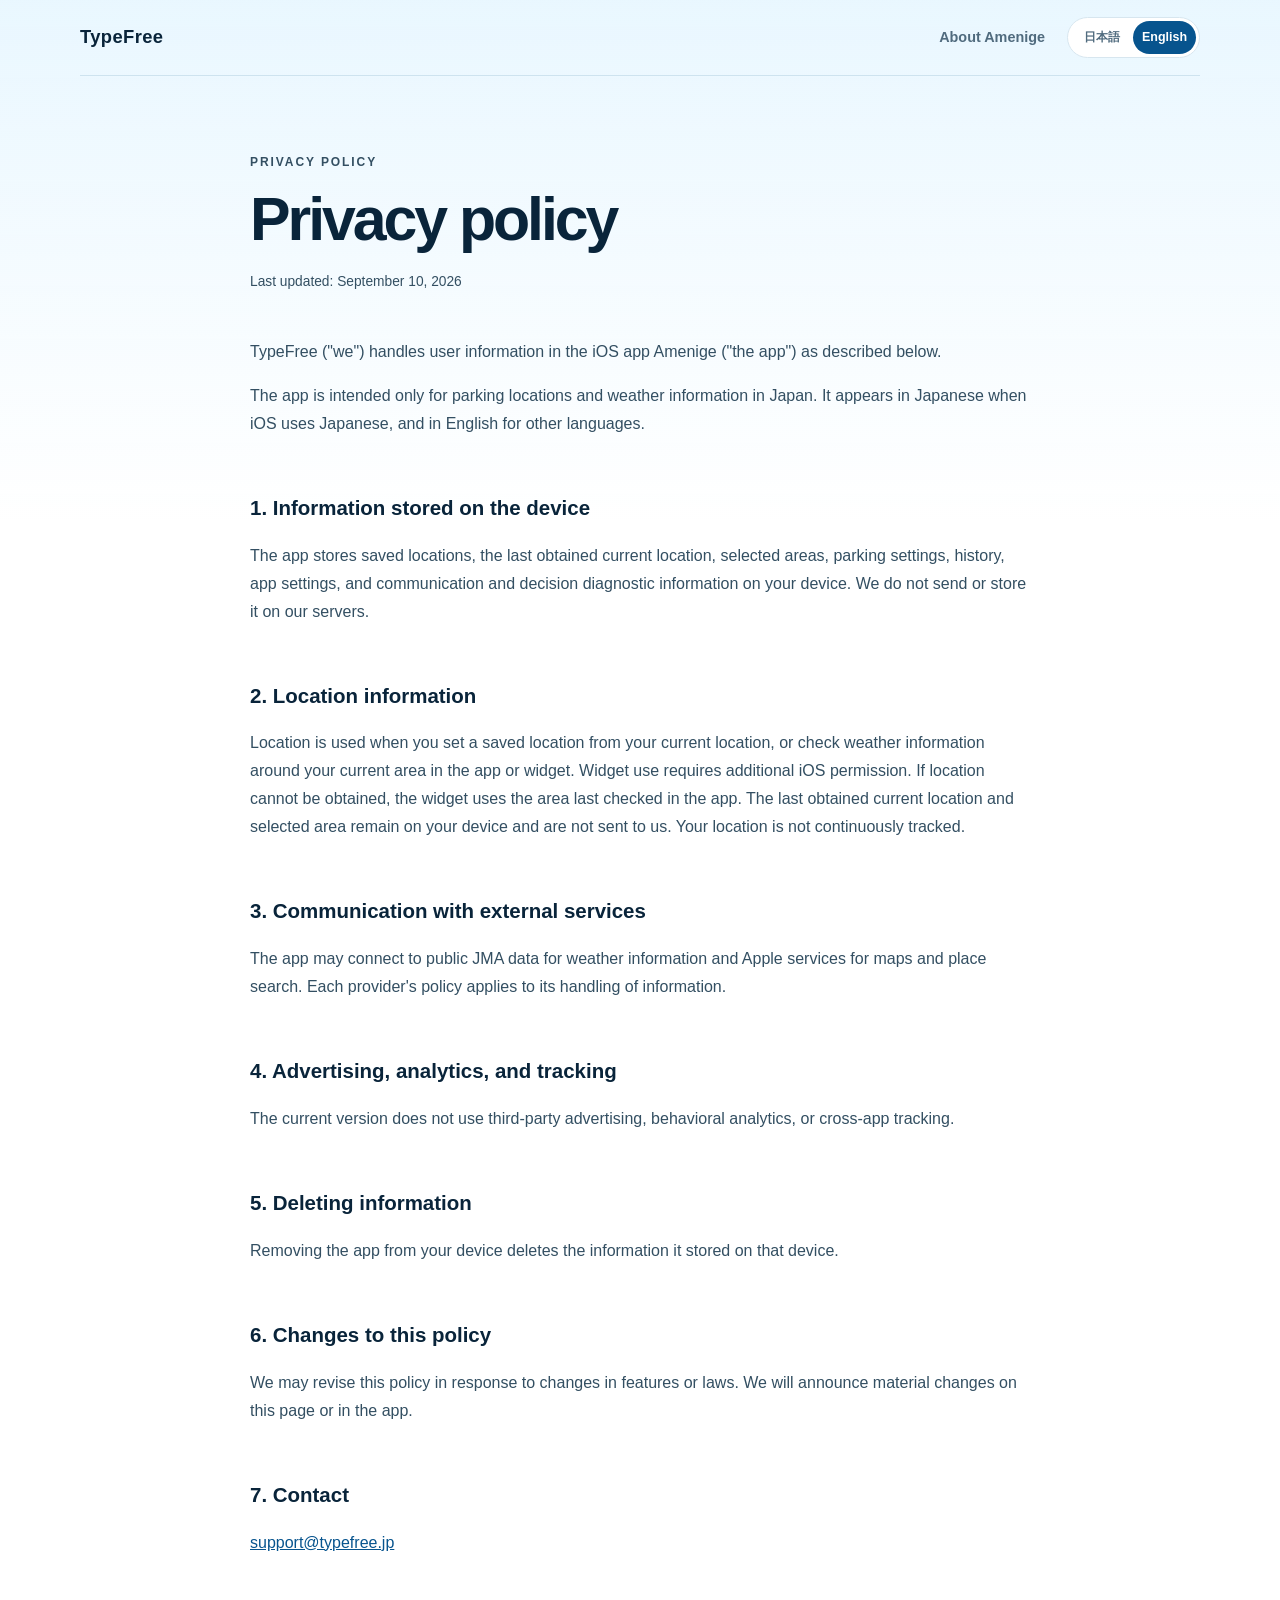
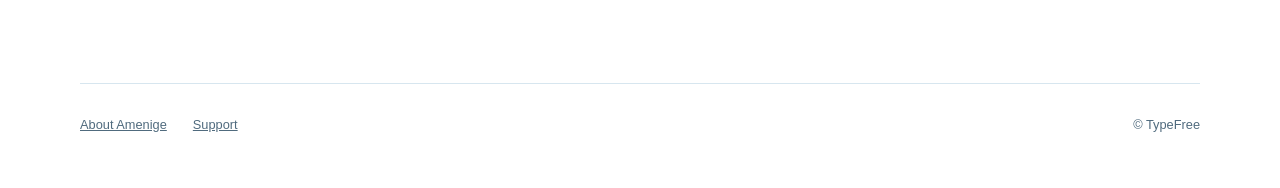
<file: apps/vehicle-flood/privacy/index.html>
<!doctype html>
<html lang="ja">
<head>
  <meta charset="utf-8">
  <meta name="viewport" content="width=device-width, initial-scale=1">
  <meta http-equiv="refresh" content="0; url=/apps/amenige/privacy/">
  <title>アメニゲ プライバシーポリシー</title>
  <script>window.location.replace('/apps/amenige/privacy/' + window.location.search + window.location.hash);</script>
</head>
<body><p><a href="/apps/amenige/privacy/">アメニゲ プライバシーポリシーへ</a></p></body>
</html>
</file>
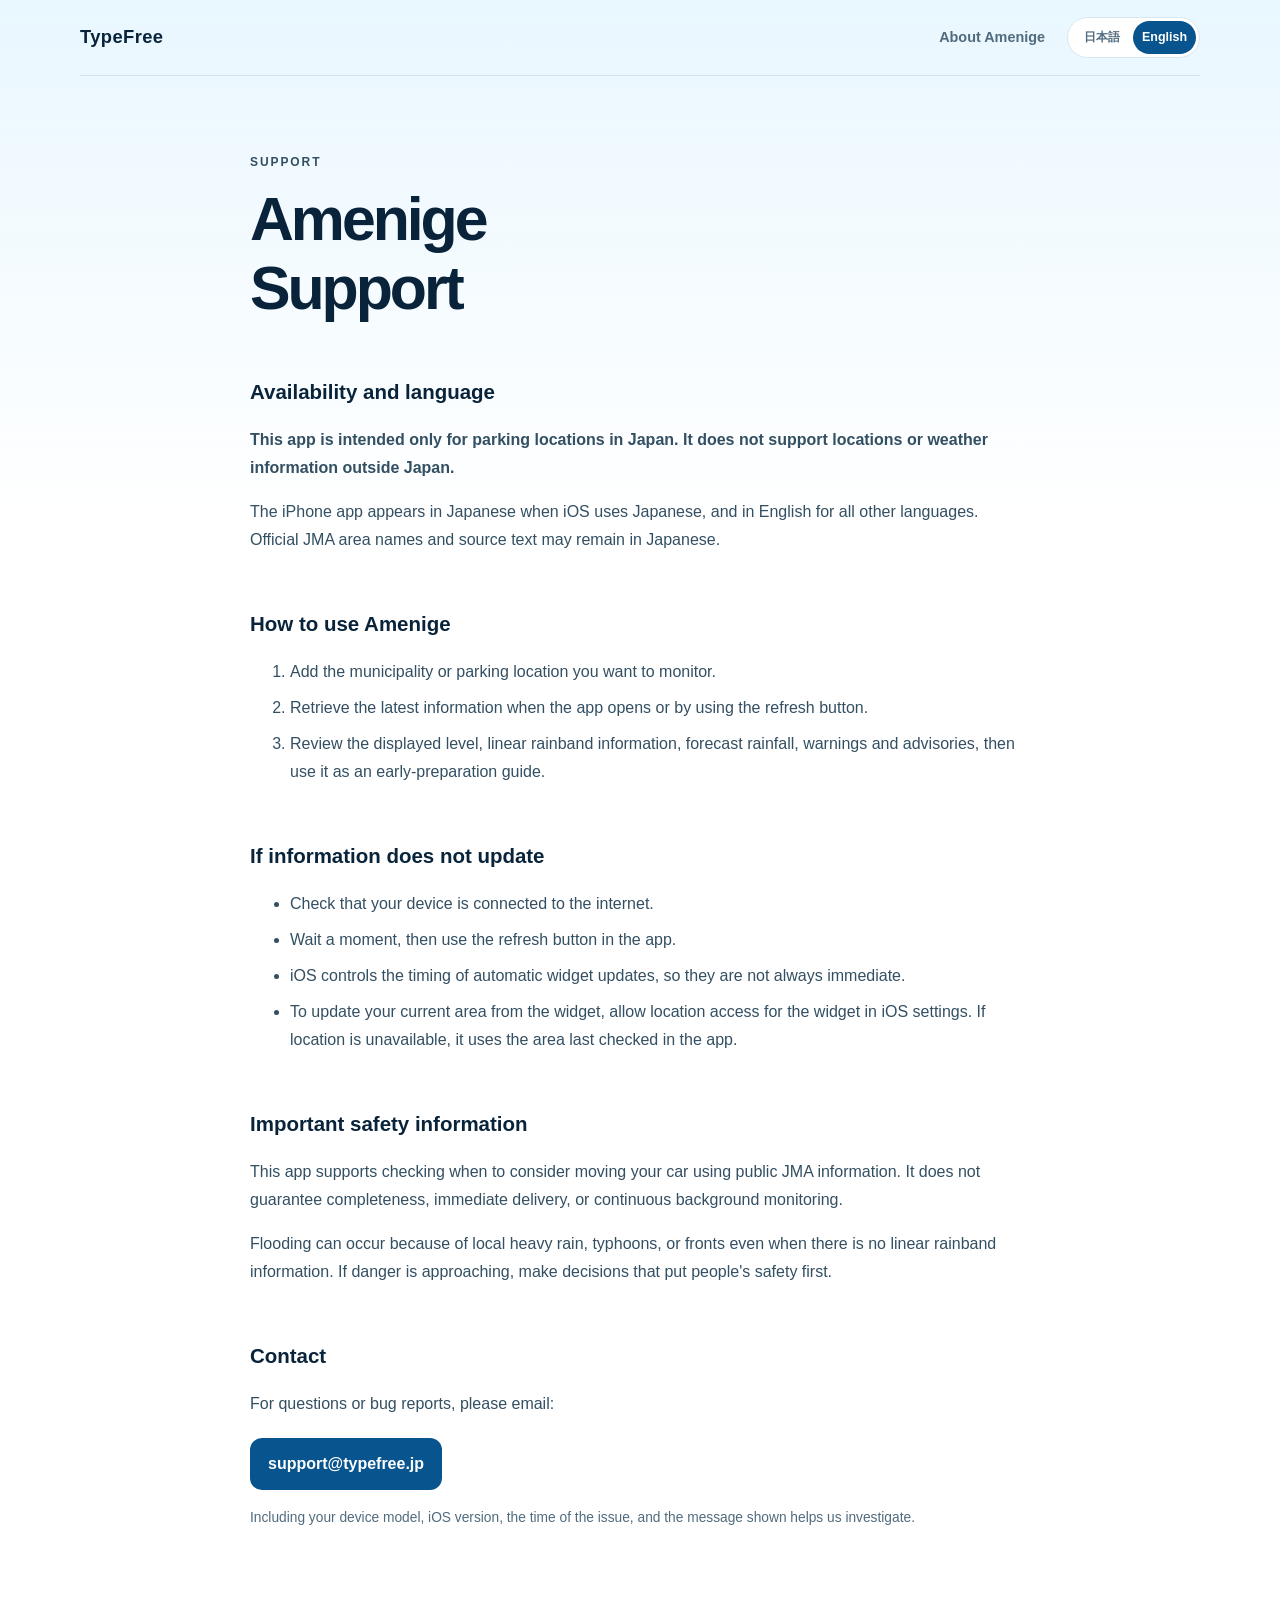
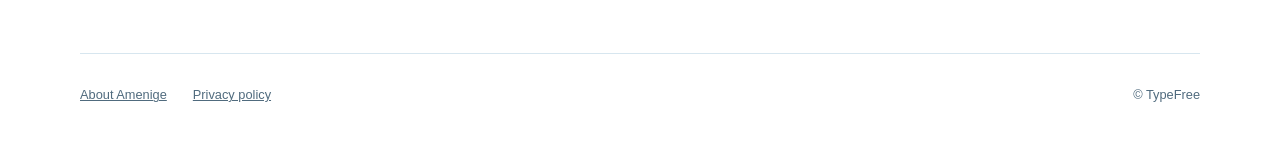
<file: apps/vehicle-flood/support/index.html>
<!doctype html>
<html lang="ja">
<head>
  <meta charset="utf-8">
  <meta name="viewport" content="width=device-width, initial-scale=1">
  <meta http-equiv="refresh" content="0; url=/apps/amenige/support/">
  <title>アメニゲ サポート</title>
  <script>window.location.replace('/apps/amenige/support/' + window.location.search + window.location.hash);</script>
</head>
<body><p><a href="/apps/amenige/support/">アメニゲ サポートへ</a></p></body>
</html>
</file>
<file: assets/style.css>
:root {
  color-scheme: light;
  --ink: #09243a;
  --muted: #506b7e;
  --line: #d7e6ef;
  --surface: #f4f9fc;
  --surface-blue: #eaf5fb;
  --blue: #0878bd;
  --blue-deep: #07548e;
  --navy: #0a365c;
  --yellow: #ffd34f;
  --yellow-soft: #fff4bd;
  --green: #22a86d;
  --shadow: 0 24px 70px rgba(7, 63, 102, .16);
}

* { box-sizing: border-box; }

html { scroll-behavior: smooth; }

body {
  margin: 0;
  color: var(--ink);
  background: #fff;
  font-family: -apple-system, BlinkMacSystemFont, "Hiragino Sans", "Yu Gothic", sans-serif;
  font-size: 16px;
  line-height: 1.75;
  -webkit-font-smoothing: antialiased;
}

body::before {
  position: fixed;
  z-index: -1;
  inset: 0 0 auto;
  height: 520px;
  background: linear-gradient(180deg, #e9f7ff 0%, rgba(255, 255, 255, 0) 100%);
  content: "";
  pointer-events: none;
}

a { color: var(--blue-deep); }

.site-header {
  width: min(1120px, calc(100% - 40px));
  min-height: 76px;
  margin: auto;
  display: flex;
  align-items: center;
  justify-content: space-between;
  gap: 24px;
  border-bottom: 1px solid rgba(11, 83, 131, .13);
}

.brand {
  color: var(--ink);
  font-size: 1.15rem;
  font-weight: 800;
  letter-spacing: .02em;
  text-decoration: none;
}

nav { display: flex; align-items: center; gap: clamp(16px, 3vw, 32px); }
nav a {
  color: var(--muted);
  font-size: .9rem;
  font-weight: 650;
  text-decoration: none;
}
nav a:hover { color: var(--blue-deep); }

.header-actions { display: flex; align-items: center; gap: 22px; }
.language-switch {
  display: inline-flex;
  padding: 3px;
  border: 1px solid var(--line);
  border-radius: 999px;
  background: #fff;
}
.language-switch button {
  min-width: 62px;
  padding: 6px 9px;
  border: 0;
  border-radius: 999px;
  background: transparent;
  color: var(--muted);
  font: inherit;
  font-size: .78rem;
  font-weight: 750;
  cursor: pointer;
}
.language-switch button.is-active {
  background: var(--blue-deep);
  color: #fff;
}
.language-switch button:focus-visible,
nav a:focus-visible,
.brand:focus-visible,
a:focus-visible {
  outline: 3px solid rgba(255, 211, 79, .9);
  outline-offset: 3px;
}

main { width: min(1120px, calc(100% - 40px)); margin: auto; }

.hero { padding: clamp(72px, 12vw, 148px) 0 clamp(64px, 10vw, 120px); }
.hero.compact { max-width: 780px; }

.amenige-hero {
  min-height: 680px;
  padding: clamp(64px, 9vw, 116px) 0 clamp(76px, 10vw, 126px);
  display: grid;
  grid-template-columns: minmax(0, 1.16fr) minmax(300px, .84fr);
  align-items: center;
  gap: clamp(52px, 8vw, 110px);
}

.hero-copy { min-width: 0; }

.eyebrow {
  margin: 0 0 12px;
  color: var(--blue);
  font-size: .75rem;
  font-weight: 850;
  letter-spacing: .16em;
}

.app-name-lockup {
  display: flex;
  align-items: center;
  gap: 16px;
  margin: 0 0 24px;
  font-size: clamp(1.35rem, 3vw, 2rem);
  font-weight: 850;
  letter-spacing: -.02em;
}

.app-name-lockup img {
  width: 72px;
  height: 72px;
  border-radius: 17px;
  box-shadow: 0 12px 30px rgba(6, 72, 119, .22);
}

h1 {
  margin: 0;
  max-width: 900px;
  font-size: clamp(2.45rem, 6.5vw, 5rem);
  line-height: 1.13;
  letter-spacing: -.05em;
}

.amenige-hero h1 { font-size: clamp(2.65rem, 5.6vw, 4.75rem); }

.hero-subtitle {
  margin: 24px 0 0;
  color: var(--blue-deep);
  font-size: clamp(1.05rem, 2vw, 1.3rem);
  font-weight: 800;
}

.lead {
  max-width: 710px;
  margin: 22px 0 0;
  color: var(--muted);
  font-size: clamp(1rem, 2.2vw, 1.22rem);
}

.hero-badges { display: flex; flex-wrap: wrap; gap: 8px; margin-top: 26px; }
.hero-badges span,
.availability {
  display: inline-block;
  padding: 7px 13px;
  border: 1px solid var(--line);
  border-radius: 999px;
  background: rgba(255, 255, 255, .76);
  color: var(--muted);
  font-size: .82rem;
  font-weight: 650;
}

.availability { margin: 28px 0 0; }
.availability-strong {
  border-color: #efd675;
  background: var(--yellow-soft);
  color: #725700;
}

.hero-visual {
  position: relative;
  width: min(100%, 440px);
  aspect-ratio: 1;
  justify-self: center;
  display: grid;
  place-items: center;
}

.hero-visual::before {
  position: absolute;
  inset: 2%;
  border-radius: 44% 56% 63% 37% / 47% 38% 62% 53%;
  background:
    radial-gradient(circle at 76% 23%, rgba(255, 211, 79, .9), transparent 28%),
    linear-gradient(145deg, #bceaff 0%, #e8f8ff 54%, #fff3a6 100%);
  content: "";
  transform: rotate(-5deg);
}

.hero-app-icon {
  position: relative;
  z-index: 1;
  width: 68%;
  height: auto;
  border-radius: 23%;
  box-shadow: var(--shadow);
}

.weather-orbit {
  position: absolute;
  z-index: 2;
  padding: 7px 12px;
  border-radius: 999px;
  box-shadow: 0 10px 30px rgba(7, 63, 102, .13);
  font-size: .78rem;
  font-weight: 800;
}
.weather-orbit-rain { top: 12%; left: 0; background: var(--navy); color: #fff; }
.weather-orbit-safe { right: -1%; bottom: 16%; background: var(--yellow); color: #4f3a00; }

.question-band {
  margin-bottom: 78px;
  padding: clamp(28px, 5vw, 48px);
  display: grid;
  grid-template-columns: .7fr 1.3fr;
  align-items: center;
  gap: 48px;
  border-radius: 32px;
  background: var(--navy);
  color: #fff;
  box-shadow: 0 24px 60px rgba(6, 50, 87, .18);
}
.question-band .eyebrow { color: #6fd4ff; }
.question-band h2 { margin: 0; font-size: clamp(1.65rem, 3.2vw, 2.45rem); line-height: 1.3; }
.question-band ol { margin: 0; padding: 0; display: grid; gap: 12px; list-style: none; }
.question-band li {
  display: grid;
  grid-template-columns: 34px 1fr;
  gap: 0 12px;
  align-items: center;
  padding: 13px 15px;
  border: 1px solid rgba(255, 255, 255, .14);
  border-radius: 15px;
  background: rgba(255, 255, 255, .07);
}
.question-band li > span {
  grid-row: 1 / 3;
  display: grid;
  place-items: center;
  width: 32px;
  height: 32px;
  border-radius: 50%;
  background: var(--yellow);
  color: #463300;
  font-weight: 850;
}
.question-band strong { line-height: 1.35; }
.question-band small { color: #bcd2e2; font-size: .8rem; }

.section { padding: clamp(64px, 9vw, 102px) 0; border-top: 1px solid var(--line); }
.section-heading { max-width: 760px; margin-bottom: 42px; }
.section-heading h2,
.location-copy h2,
.safety-panel h2,
.english-summary h2,
.trust-grid h2 {
  margin: 0;
  font-size: clamp(1.75rem, 3.8vw, 2.85rem);
  line-height: 1.3;
  letter-spacing: -.03em;
}
.section-heading > p:last-child,
.location-copy > p,
.trust-grid article > p:last-child,
.english-summary > p:last-child { color: var(--muted); }

.feature-grid { display: grid; grid-template-columns: repeat(3, 1fr); gap: 24px; }
.feature-grid article { min-width: 0; }
.feature-grid-cards article {
  padding: 30px;
  border: 1px solid var(--line);
  border-radius: 24px;
  background: linear-gradient(180deg, #fff, var(--surface));
}
.feature-grid h3 { margin: 18px 0 10px; font-size: 1.2rem; }
.feature-grid p { margin: 0; color: var(--muted); }
.feature-icon {
  display: grid;
  place-items: center;
  width: 48px;
  height: 48px;
  border-radius: 15px;
  background: var(--surface-blue);
  color: var(--blue-deep);
  font-weight: 850;
}

.location-section {
  display: grid;
  grid-template-columns: 1fr minmax(360px, .86fr);
  align-items: center;
  gap: clamp(48px, 9vw, 110px);
}
.location-copy > p:not(.eyebrow) { margin: 22px 0 0; }
.location-card {
  padding: 20px;
  border: 1px solid #c8dde9;
  border-radius: 28px;
  background: #fff;
  box-shadow: var(--shadow);
}
.location-tabs {
  display: grid;
  grid-template-columns: 1fr 1fr;
  gap: 4px;
  padding: 4px;
  border-radius: 12px;
  background: #eef3f6;
  color: var(--muted);
  font-size: .84rem;
  font-weight: 750;
  text-align: center;
}
.location-tabs span { padding: 7px 5px; border-radius: 9px; }
.location-tabs .active { background: #fff; color: var(--ink); box-shadow: 0 2px 8px rgba(8, 58, 90, .1); }
.location-status { display: flex; align-items: center; gap: 12px; padding: 25px 4px 19px; }
.location-status small,
.location-status strong { display: block; }
.location-status small { color: var(--muted); }
.location-status strong { font-size: 1.25rem; }
.status-dot { width: 16px; height: 16px; border-radius: 50%; background: var(--green); box-shadow: 0 0 0 7px rgba(34, 168, 109, .13); }
.location-row { display: flex; justify-content: space-between; gap: 20px; padding: 12px 4px; border-top: 1px solid var(--line); font-size: .9rem; }
.location-row span { color: var(--muted); }
.location-row strong { text-align: right; }
.location-card > p { margin: 17px 4px 2px; color: var(--muted); font-size: .8rem; line-height: 1.55; }

.trust-grid { display: grid; grid-template-columns: repeat(3, 1fr); gap: 44px; }
.trust-grid h2 { font-size: 1.35rem; }
.trust-grid p:last-child { margin-bottom: 0; }

.safety-panel {
  display: grid;
  grid-template-columns: auto 1fr;
  gap: 24px;
  margin: 70px 0;
  padding: clamp(28px, 5vw, 48px);
  border: 0;
  border-radius: 28px;
  background: #fff7d8;
}
.safety-mark {
  display: grid;
  place-items: center;
  width: 54px;
  height: 54px;
  border-radius: 17px;
  background: var(--yellow);
  color: #543e00;
  font-size: 1.6rem;
  font-weight: 900;
}
.safety-panel h2 { font-size: clamp(1.5rem, 3vw, 2.2rem); }
.safety-panel p:last-child { margin-bottom: 0; color: #5f551f; }

.english-summary { max-width: 820px; }
.english-summary h2 { font-size: clamp(1.5rem, 3vw, 2.2rem); }

.app-card {
  display: grid;
  grid-template-columns: 72px 1fr auto;
  gap: 18px;
  align-items: center;
  max-width: 720px;
  padding: 20px;
  border: 1px solid var(--line);
  border-radius: 22px;
  background: #fff;
  color: var(--ink);
  text-decoration: none;
  box-shadow: 0 14px 38px rgba(7, 63, 102, .08);
  transition: transform .2s ease, box-shadow .2s ease;
}
.app-card:hover { transform: translateY(-3px); box-shadow: 0 20px 45px rgba(7, 63, 102, .14); }
.app-card strong, .app-card small { display: block; }
.app-card strong { font-size: 1.1rem; }
.app-card small { margin-top: 3px; color: var(--muted); }
.app-symbol { width: 72px; height: 72px; border-radius: 17px; box-shadow: 0 8px 22px rgba(6, 72, 119, .18); }
.arrow { color: var(--blue); font-size: 2rem; }

.document { max-width: 780px; padding: 76px 0 110px; }
.document h1 { font-size: clamp(2.15rem, 6vw, 3.8rem); }
.document h2 { margin: 52px 0 10px; font-size: 1.28rem; }
.document p, .document li { color: #334f62; }
.document li + li { margin-top: 8px; }
.document hr { margin: 64px 0; border: 0; border-top: 1px solid var(--line); }
.updated { margin: 16px 0 44px; color: var(--muted); font-size: .86rem; }
.small { color: var(--muted) !important; font-size: .86rem; }

.button {
  display: inline-block;
  margin-top: 4px;
  padding: 12px 18px;
  border-radius: 12px;
  background: var(--blue-deep);
  color: #fff;
  font-weight: 750;
  text-decoration: none;
}

footer {
  width: min(1120px, calc(100% - 40px));
  margin: auto;
  padding: 30px 0 52px;
  display: flex;
  flex-wrap: wrap;
  gap: 18px 26px;
  border-top: 1px solid var(--line);
  color: var(--muted);
  font-size: .8rem;
}
footer a { color: var(--muted); }
footer span { margin-left: auto; }

@media (max-width: 820px) {
  .amenige-hero { min-height: auto; grid-template-columns: 1fr; }
  .hero-visual { width: min(86%, 390px); grid-row: 1; }
  .hero-copy { grid-row: 2; }
  .question-band,
  .location-section { grid-template-columns: 1fr; }
  .trust-grid { grid-template-columns: 1fr; gap: 28px; }
}

@media (max-width: 720px) {
  .site-header { min-height: 64px; }
  .header-actions { gap: 12px; }
  nav a:not(:last-child) { display: none; }
  .language-switch button { min-width: 54px; padding: 6px 7px; }
  .hero { padding: 64px 0 72px; }
  .amenige-hero { padding: 52px 0 72px; gap: 38px; }
  .hero-visual { width: min(88%, 330px); }
  .app-name-lockup { margin-bottom: 20px; }
  .app-name-lockup img { width: 60px; height: 60px; border-radius: 14px; }
  .question-band { margin-bottom: 40px; gap: 24px; border-radius: 24px; }
  .feature-grid { grid-template-columns: 1fr; }
  .section { padding: 56px 0; }
  .location-section { gap: 36px; }
  .location-card { border-radius: 22px; }
  .safety-panel { grid-template-columns: 1fr; margin: 42px 0; }
  .document { padding: 58px 0 80px; }
  footer span { width: 100%; margin-left: 0; }
}

@media (max-width: 420px) {
  main,
  .site-header,
  footer { width: min(100% - 28px, 1120px); }
  .amenige-hero h1 { font-size: 2.45rem; }
  .weather-orbit { font-size: .72rem; }
  .location-row { align-items: flex-start; }
  .header-actions { gap: 8px; }
  .language-switch button { min-width: 50px; padding-inline: 6px; }
}

@media (prefers-reduced-motion: reduce) {
  html { scroll-behavior: auto; }
  .app-card { transition: none; }
}
</file>
